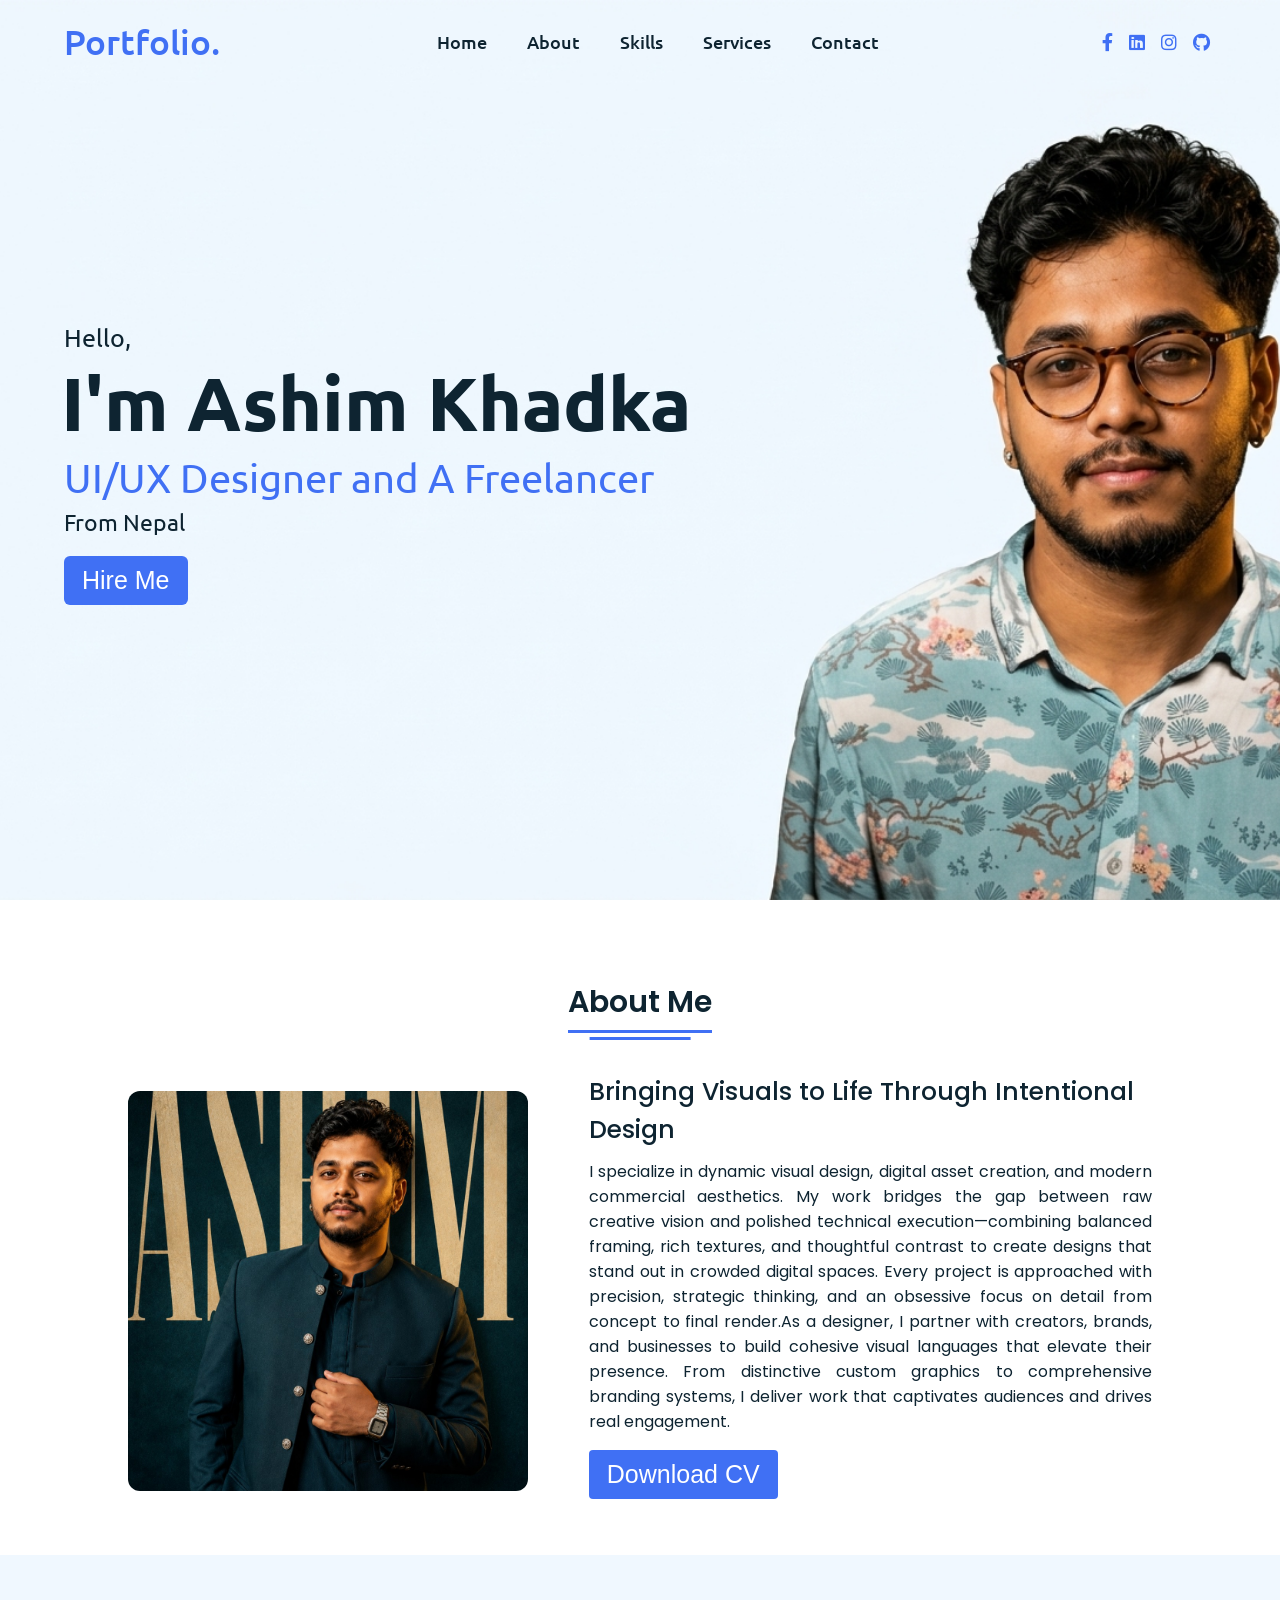
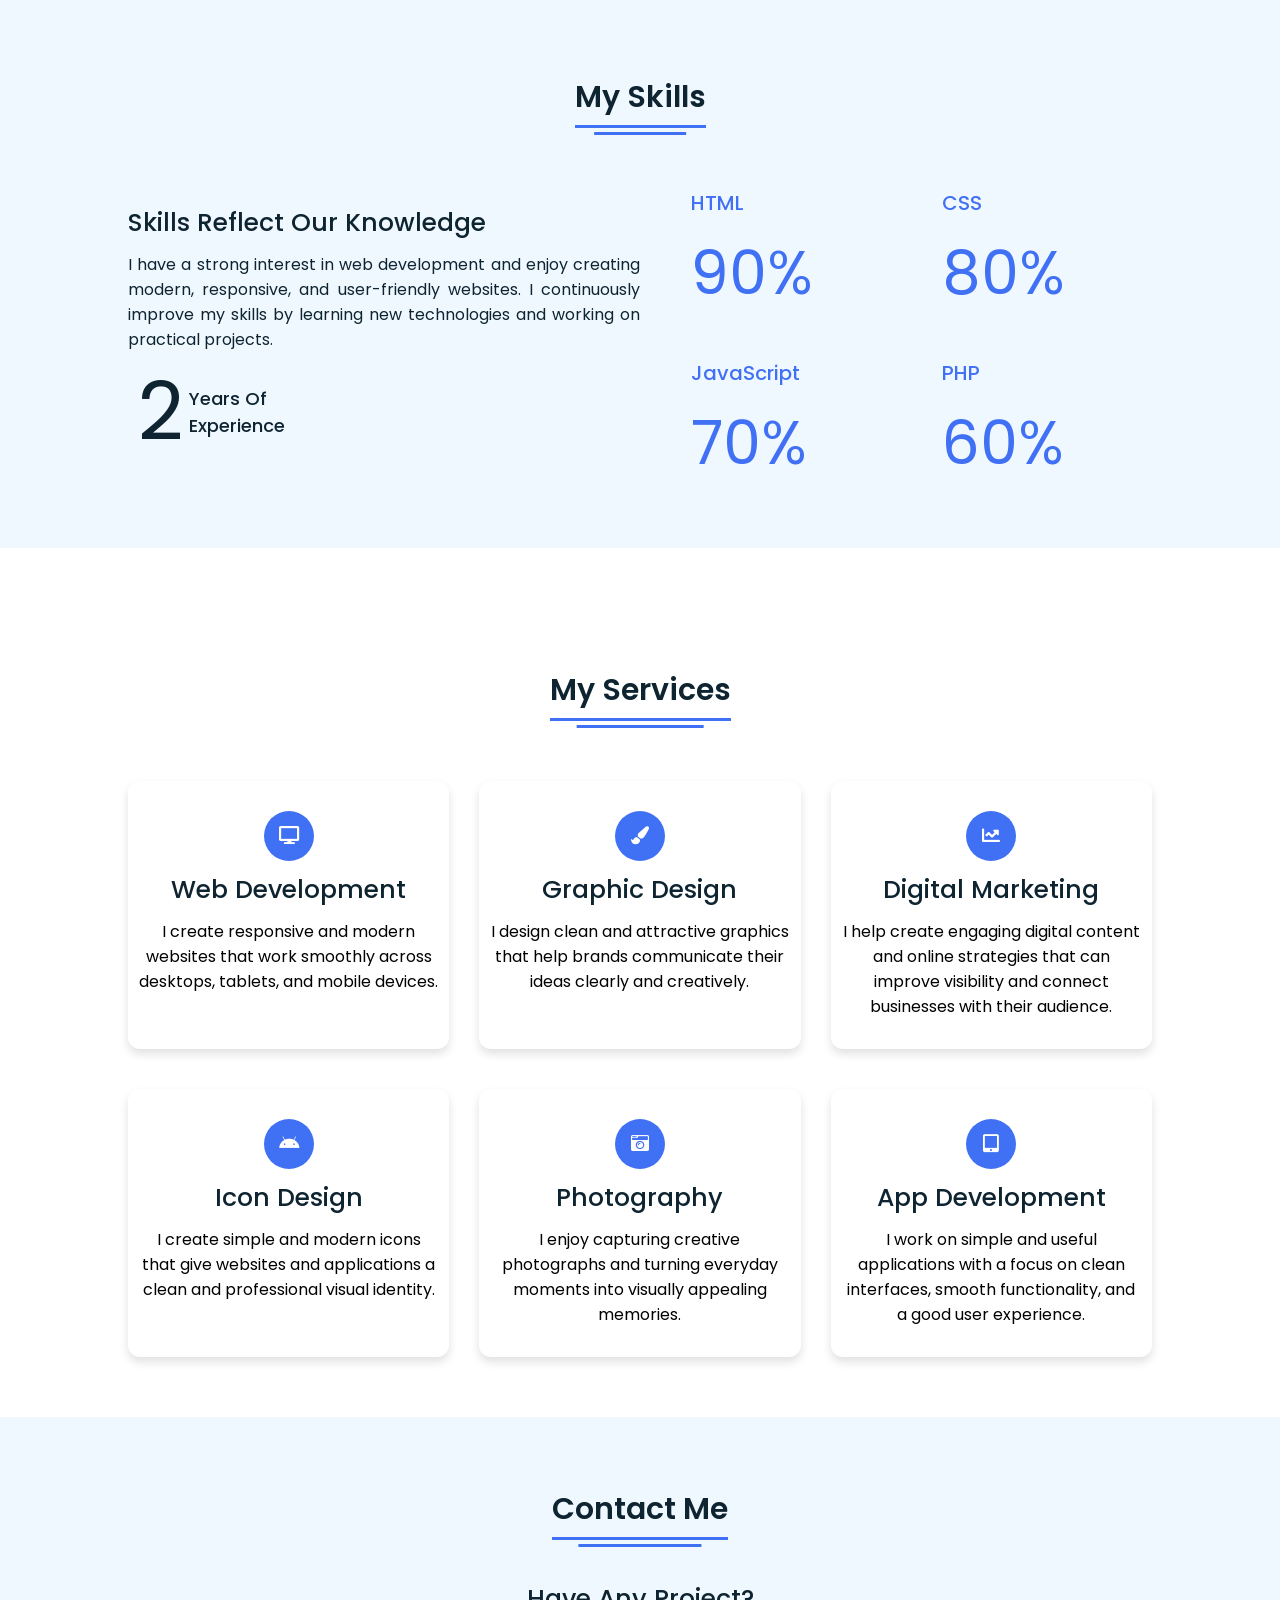
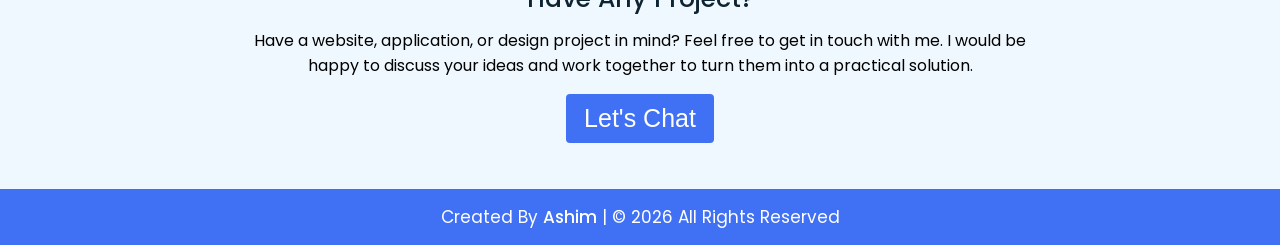
<file: index.html>
<!DOCTYPE html>
<!-- Website - www.codingnepalweb.com -->
<html lang="en" dir="ltr">

<head>
  <meta charset="UTF-8" />
  <title>Ashim Khadka's Portfolio Website</title>
  <link rel="stylesheet" href="style.css" />
  <!-- Fontawesome CDN Link -->
  <link rel="stylesheet" href="https://cdnjs.cloudflare.com/ajax/libs/font-awesome/5.15.2/css/all.min.css" />
  <meta name="viewport" content="width=device-width, initial-scale=1.0" />
</head>

<body>
  <!-- Move to up button -->
  <div class="scroll-button">
    <a href="#home"><i class="fas fa-arrow-up"></i></a>
  </div>
  <!-- navgaition menu -->
  <nav>
    <div class="navbar">
      <div class="logo"><a href="#">Portfolio.</a></div>
      <ul class="menu">
        <li><a href="#home">Home</a></li>
        <li><a href="#about">About</a></li>
        <li><a href="#skills">Skills</a></li>
        <li><a href="#services">Services</a></li>
        <li><a href="#contact">Contact</a></li>
        <div class="cancel-btn">
          <i class="fas fa-times"></i>
        </div>
      </ul>
      <div class="media-icons">
        <a href="https://www.facebook.com/seema.khadka.7505"><i class="fab fa-facebook-f"></i></a>
        <a href="https://www.linkedin.com/in/ashim-khadka-b3132a2a6/" target="_blank">
    <i class="fab fa-linkedin"></i>
</a>
        <a href="https://www.instagram.com/ashimkhadka.22"><i class="fab fa-instagram"></i></a>
        <a href="https://github.com/ashimkhadkaofficial"><i class="fab fa-github"></i></a>
      </div>
    </div>
    <div class="menu-btn">
      <i class="fas fa-bars"></i>
    </div>
  </nav>

  <!-- Home Section Start -->
  <section class="home" id="home">
    <div class="home-content">
      <div class="text">
        <div class="text-one">Hello,</div>
        <div class="text-two">I'm Ashim Khadka</div>
        <div class="text-three">UI/UX Designer and A Freelancer</div>
        <div class="text-four">From Nepal</div>
      </div>
      <div class="button">
  <a href="mailto:ashimkhadka572@gmail.com?subject=Project%20Inquiry&body=Hello%20Ashim%2C%0A%0AI%20would%20like%20to%20discuss%20a%20project%20with%20you.%0A%0AThank%20you.">
    <button>Hire Me</button>
  </a>
</div>
    </div>
  </section>

  <!-- About Section Start -->
  <section class="about" id="about">
    <div class="content">
      <div class="title"><span>About Me</span></div>
      <div class="about-details">
        <div class="left">
          <img src='about.jpeg' alt="" />
        </div>
        <div class="right">
          <div class="topic">Bringing Visuals to Life Through Intentional Design</div>
          <p>
        I specialize in dynamic visual design, digital asset creation, and modern commercial aesthetics. My work bridges the gap between raw creative vision and polished technical execution—combining balanced framing, rich textures, and thoughtful contrast to create designs that stand out in crowded digital spaces. Every project is approached with precision, strategic thinking, and an obsessive focus on detail from concept to final render.As a designer, I partner with creators, brands, and businesses to build cohesive visual languages that elevate their presence. From distinctive custom graphics to comprehensive branding systems, I deliver work that captivates audiences and drives real engagement.
          </p>
          <div class="button">
  <a href="https://drive.google.com/file/d/1MmgVlU0f_MlOP4xiS89QvcIw1uFOLbbs/view?usp=sharing"
     target="_blank"
     rel="noopener">
    <button>Download CV</button>
  </a>
          </div>
        </div>
      </div>
    </div>
  </section>

  <!-- My Skill Section Start -->
  <!-- Section Tag and Other Div will same where we need to put same CSS -->
<section class="skills" id="skills">
  <div class="content">
    <div class="title"><span>My Skills</span></div>

    <div class="skills-details">
      <div class="text">
        <div class="topic">Skills Reflect Our Knowledge</div>

        <p>
          I have a strong interest in web development and enjoy creating
          modern, responsive, and user-friendly websites. I continuously
          improve my skills by learning new technologies and working on
          practical projects.
        </p>

        <div class="experience">
          <div class="num">2</div>
          <div class="exp">
            Years Of <br />
            Experience
          </div>
        </div>
      </div>

      <div class="boxes">
        <div class="box">
          <div class="topic">HTML</div>
          <div class="per">90%</div>
        </div>

        <div class="box">
          <div class="topic">CSS</div>
          <div class="per">80%</div>
        </div>

        <div class="box">
          <div class="topic">JavaScript</div>
          <div class="per">70%</div>
        </div>

        <div class="box">
          <div class="topic">PHP</div>
          <div class="per">60%</div>
        </div>
      </div>
    </div>
  </div>
</section>

<!-- My Services Section Start -->
<section class="services" id="services">
  <div class="content">
    <div class="title"><span>My Services</span></div>

    <div class="boxes">

      <div class="box">
        <div class="icon">
          <i class="fas fa-desktop"></i>
        </div>

        <div class="topic">Web Development</div>

        <p>
          I create responsive and modern websites that work smoothly
          across desktops, tablets, and mobile devices.
        </p>
      </div>


      <div class="box">
        <div class="icon">
          <i class="fas fa-paint-brush"></i>
        </div>

        <div class="topic">Graphic Design</div>

        <p>
          I design clean and attractive graphics that help brands
          communicate their ideas clearly and creatively.
        </p>
      </div>


      <div class="box">
        <div class="icon">
          <i class="fas fa-chart-line"></i>
        </div>

        <div class="topic">Digital Marketing</div>

        <p>
          I help create engaging digital content and online strategies
          that can improve visibility and connect businesses with their audience.
        </p>
      </div>


      <div class="box">
        <div class="icon">
          <i class="fab fa-android"></i>
        </div>

        <div class="topic">Icon Design</div>

        <p>
          I create simple and modern icons that give websites and
          applications a clean and professional visual identity.
        </p>
      </div>


      <div class="box">
        <div class="icon">
          <i class="fas fa-camera-retro"></i>
        </div>

        <div class="topic">Photography</div>

        <p>
          I enjoy capturing creative photographs and turning everyday
          moments into visually appealing memories.
        </p>
      </div>


      <div class="box">
        <div class="icon">
          <i class="fas fa-tablet-alt"></i>
        </div>

        <div class="topic">App Development</div>

        <p>
          I work on simple and useful applications with a focus on
          clean interfaces, smooth functionality, and a good user experience.
        </p>
      </div>

    </div>
  </div>
</section>


<!-- Contact Me Section Start -->
<section class="contact" id="contact">
  <div class="content">
    <div class="title"><span>Contact Me</span></div>

    <div class="text">
      <div class="topic">Have Any Project?</div>

      <p>
        Have a website, application, or design project in mind?
        Feel free to get in touch with me. I would be happy to discuss
        your ideas and work together to turn them into a practical solution.
      </p>

     <div class="button">
  <a href="https://wa.me/9779822915522?text=Hello%20Ashim%2C%20I%20saw%20your%20portfolio%20and%20would%20like%20to%20discuss%20a%20project." target="_blank">
    <button>Let's Chat</button>
  </a>
</div>
    </div>
  </div>
</section>


<!-- Footer Section Start -->
<footer>
  <div class="text">
    <span>
      Created By <a href="#">Ashim</a> | &#169; 2026 All Rights Reserved
    </span>
  </div>
</footer>

<script src="script.js"></script>
</body>

</html>
</file>
<file: style.css>
/* Google Font CDN Link */
@import url('https://fonts.googleapis.com/css2?family=Poppins:wght@400;500;600;700&family=Ubuntu:wght@400;500;700&display=swap');

* {
  margin: 0;
  padding: 0;
  box-sizing: border-box;
  text-decoration: none;
  scroll-behavior: smooth;
}

/* Custom Scroll Bar CSS */
::-webkit-scrollbar {
  width: 10px;
}

::-webkit-scrollbar-track {
  background: #f1f1f1;
}

::-webkit-scrollbar-thumb {
  background: #6e93f7;
  border-radius: 12px;
  transition: all 0.3s ease;
}

::-webkit-scrollbar-thumb:hover {
  background: #4070f4;
}

/* navbar styling */
nav {
  position: fixed;
  width: 100%;
  padding: 20px 0;
  z-index: 998;
  transition: all 0.3s ease;
  font-family: 'Ubuntu', sans-serif;
}

nav.sticky {
  background: #4070f4;
  padding: 13px 0;
}

nav .navbar {
  width: 90%;
  display: flex;
  justify-content: space-between;
  align-items: center;
  margin: auto;
}

nav .navbar .logo a {
  font-weight: 500;
  font-size: 35px;
  color: #4070f4;
}

nav.sticky .navbar .logo a {
  color: #fff;
}

nav .navbar .menu {
  display: flex;
  position: relative;
}

nav .navbar .menu li {
  list-style: none;
  margin: 0 20px;
}

.navbar .menu a {
  font-size: 18px;
  font-weight: 500;
  color: #0E2431;
  padding: 6px 0;
  transition: all 0.4s ease;
}

.navbar .menu a:hover {
  color: #4070f4;
}

nav.sticky .menu a {
  color: #FFF;
}

nav.sticky .menu a:hover {
  color: #0E2431;
}

.navbar .media-icons a {
  color: #4070f4;
  font-size: 18px;
  margin: 0 6px;
}

nav.sticky .media-icons a {
  color: #FFF;
}

/* Side Navigation Menu Button CSS */
nav .menu-btn,
.navbar .menu .cancel-btn {
  position: absolute;
  color: #fff;
  right: 30px;
  top: 20px;
  font-size: 20px;
  cursor: pointer;
  transition: all 0.3s ease;
  display: none;
}

nav .menu-btn {
  color: #4070f4;
}

nav.sticky .menu-btn {
  color: #FFF;
}

.navbar .menu .menu-btn {
  color: #fff;
}
/* home section styling */
.home {
  height: 100vh;
  width: 100%;
  background: url('background.png') no-repeat;
  background-size: cover;
  background-position: center;
  background-attachment: fixed;
  font-family: 'Ubuntu', sans-serif;
}

.home .home-content {
  width: 90%;
  height: 100%;
  margin: auto;
  display: flex;
  flex-direction: column;
  justify-content: center;
}

.home .text-one {
  font-size: 25px;
  color: #0E2431;
}

.home .text-two {
  color: #0E2431;
  font-size: 75px;
  font-weight: 600;
  margin-left: -3px;
}

.home .text-three {
  font-size: 40px;
  margin: 5px 0;
  color: #4070f4;
}

.home .text-four {
  font-size: 23px;
  margin: 5px 0;
  color: #0E2431;
}

.home .button {
  margin: 14px 0;
}

.home .button button {
  outline: none;
  padding: 8px 16px;
  border-radius: 6px;
  font-size: 25px;
  font-weight: 400;
  background: #4070f4;
  color: #fff;
  cursor: pointer;
  border: 2px solid transparent;
  transition: all 0.4s ease;
}

.home .button button:hover {
  border-color: #4070f4;
  background-color: #fff;
  color: #4070f4;
}

/* About Section Styling */
/* Those Elements Where We Have Apply Same CSS,
 I'm Selecting Directly 'Section Tag' and 'Class'  */
section {
  padding-top: 40px;
}

section .content {
  width: 80%;
  margin: 40px auto;
  font-family: 'Poppins', sans-serif;
}

.about .about-details {
  display: flex;
  justify-content: space-between;
  align-items: center;
}

section .title {
  display: flex;
  justify-content: center;
  margin-bottom: 40px;
}

section .title span {
  color: #0E2431;
  font-size: 30px;
  font-weight: 600;
  position: relative;
  padding-bottom: 8px;
}

section .title span::before,
section .title span::after {
  content: '';
  position: absolute;
  height: 3px;
  width: 100%;
  background: #4070f4;
  left: 0;
  bottom: 0;
}

section .title span::after {
  bottom: -7px;
  width: 70%;
  left: 50%;
  transform: translateX(-50%);
}

.about .about-details .left {
  width: 45%;
}

.about .left img {
  height: 400px;
  width: 400px;
  object-fit: cover;
  border-radius: 12px;
}

.about-details .right {
  width: 55%;
}

section .topic {
  color: #0E2431;
  font-size: 25px;
  font-weight: 500;
  margin-bottom: 10px;
}

.about-details .right p {
  text-align: justify;
  color: #0E2431;
}

section .button {
  margin: 16px 0;
}

section .button button {
  outline: none;
  padding: 8px 16px;
  border-radius: 4px;
  font-size: 25px;
  font-weight: 400;
  background: #4070f4;
  color: #fff;
  border: 2px solid transparent;
  cursor: pointer;
  transition: all 0.4s ease;
}

section .button button:hover {
  border-color: #4070f4;
  background-color: #fff;
  color: #4070f4;
}

/* My Skills CSS */
.skills {
  background: #F0F8FF;
}

.skills .content {
  padding: 40px 0;
}

.skills .skills-details {
  display: flex;
  justify-content: space-between;
  align-items: center;
}

.skills-details .text {
  width: 50%;
}

.skills-details p {
  color: #0E2431;
  text-align: justify;
}

.skills .skills-details .experience {
  display: flex;
  align-items: center;
  margin: 0 10px;
}

.skills-details .experience .num {
  color: #0E2431;
  font-size: 80px;
}

.skills-details .experience .exp {
  color: #0E2431;
  margin-left: 20px;
  font-size: 18px;
  font-weight: 500;
  margin: 0 6px;
}

.skills-details .boxes {
  width: 45%;
  display: flex;
  flex-wrap: wrap;
  justify-content: space-between;
}

.skills-details .box {
  width: calc(100% / 2 - 20px);
  margin: 20px 0;
}

.skills-details .boxes .topic {
  font-size: 20px;
  color: #4070f4;
}

.skills-details .boxes .per {
  font-size: 60px;
  color: #4070f4;
}

/* My Services CSS */
.services .boxes {
  display: flex;
  flex-wrap: wrap;
  justify-content: space-between;
}

.services .boxes .box {
  margin: 20px 0;
  width: calc(100% / 3 - 20px);
  text-align: center;
  border-radius: 12px;
  padding: 30px 10px;
  box-shadow: 0 5px 10px rgba(0, 0, 0, 0.12);
  cursor: default;
  transition: all 0.4s ease;
}

.services .boxes .box:hover {
  background: #4070f4;
  color: #fff;
}

.services .boxes .box .icon {
  height: 50px;
  width: 50px;
  background: #4070f4;
  border-radius: 50%;
  text-align: center;
  line-height: 50px;
  font-size: 18px;
  color: #fff;
  margin: 0 auto 10px auto;
  transition: all 0.4s ease;
}

.boxes .box:hover .icon {
  background-color: #fff;
  color: #4070f4;
}

.services .boxes .box:hover .topic,
.services .boxes .box:hover p {
  color: #0E2431;
  transition: all 0.4s ease;
}

.services .boxes .box:hover .topic,
.services .boxes .box:hover p {
  color: #fff;
}

/* Contact Me CSS */
.contact {
  background: #F0F8FF;
}

.contact .content {
  margin: 0 auto;
  padding: 30px 0;
}

.contact .text {
  width: 80%;
  text-align: center;
  margin: auto;
}

/* Footer CSS */
footer {
  background: #4070f4;
  padding: 15px 0;
  text-align: center;
  font-family: 'Poppins', sans-serif;
}

footer .text span {
  font-size: 17px;
  font-weight: 400;
  color: #fff;
}

footer .text span a {
  font-weight: 500;
  color: #FFF;
}

footer .text span a:hover {
  text-decoration: underline;
}

/* Scroll TO Top Button CSS */
.scroll-button a {
  position: fixed;
  bottom: 20px;
  right: 20px;
  color: #fff;
  background: #4070f4;
  padding: 7px 12px;
  ;
  font-size: 18px;
  border-radius: 6px;
  box-shadow: rgba(0, 0, 0, 0.15);
  display: none;
}

/* Responsive Media Query */
@media (max-width: 1190px) {
  section .content {
    width: 85%;
  }
}

@media (max-width: 1000px) {
  .about .about-details {
    justify-content: center;
    flex-direction: column;
  }

  .about .about-details .left {
    display: flex;
    justify-content: center;
    width: 100%;
  }

  .about-details .right {
    width: 90%;
    margin: 40px 0;
  }

  .services .boxes .box {
    margin: 20px 0;
    width: calc(100% / 2 - 20px);
  }
}

@media (max-width: 900px) {
  .about .left img {
    height: 350px;
    width: 350px;
  }
}

@media (max-width: 750px) {
  nav .navbar {
    width: 90%;
  }

  nav .navbar .menu {
    position: fixed;
    left: -100%;
    top: 0;
    background: #0E2431;
    height: 100vh;
    max-width: 400px;
    width: 100%;
    padding-top: 60px;
    flex-direction: column;
    align-items: center;
    transition: all 0.5s ease;
  }

  .navbar.active .menu {
    left: 0;
  }

  nav .navbar .menu a {
    font-size: 23px;
    display: block;
    color: #fff;
    margin: 15px 0;
  }

  nav.sticky .menu a:hover {
    color: #4070f4;
  }

  nav .navbar .media-icons {
    display: none;
  }

  nav .menu-btn,
  .navbar .menu .cancel-btn {
    display: block;
  }

  .home .text-two {
    font-size: 65px;
  }

  .home .text-three {
    font-size: 35px;
  }

  .skills .skills-details {
    align-items: center;
    justify-content: center;
    flex-direction: column;
  }

  .skills-details .text {
    width: 100%;
    margin-bottom: 50px;
  }

  .skills-details .boxes {
    justify-content: center;
    align-items: center;
    width: 100%;
  }

  .services .boxes .box {
    margin: 20px 0;
    width: 100%;
  }

  .contact .text {
    width: 100%;
  }
}

@media (max-width: 500px) {
  .home .text-two {
    font-size: 55px;
  }

  .home .text-three {
    font-size: 33px;
  }

  .skills-details .boxes .per {
    font-size: 50px;
    color: #4070f4;
  }
}
</file>
